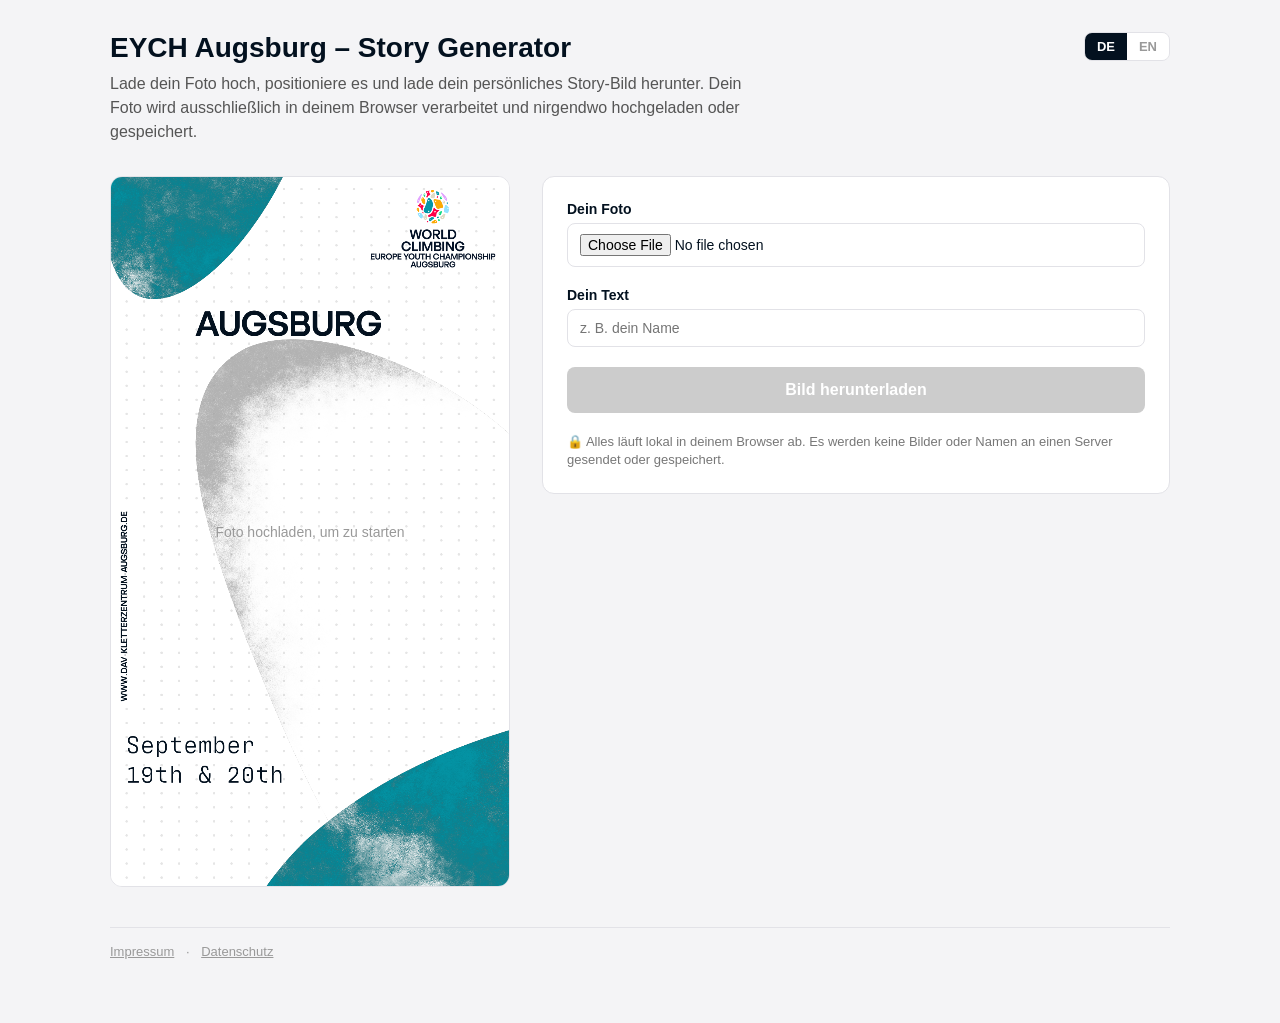
<file: index.html>
<!DOCTYPE html>
<html lang="de">
<head>
<meta charset="UTF-8">
<meta name="viewport" content="width=device-width, initial-scale=1.0">
<title>EYCH Augsburg – Dein Story-Bild</title>
<link rel="stylesheet" href="style.css">
</head>
<body>
  <div class="page">
    <div class="lang-switch" role="group" aria-label="Sprache / Language">
      <button type="button" class="lang-switch__btn" data-lang-btn="de" aria-pressed="true">DE</button>
      <button type="button" class="lang-switch__btn" data-lang-btn="en" aria-pressed="false">EN</button>
    </div>

    <header class="page__header">
      <h1 data-i18n="title">EYCH Augsburg – Story Generator</h1>
      <p data-i18n="intro">Lade dein Foto hoch, positioniere es und lade dein persönliches Story-Bild herunter. Dein Foto wird ausschließlich in deinem Browser verarbeitet und nirgendwo hochgeladen oder gespeichert.</p>
    </header>

    <main class="layout">
      <section class="editor">
        <div class="stage" id="stage">
          <canvas id="previewCanvas" width="1080" height="1920"></canvas>
          <div class="stage__hint" id="stageHint" data-i18n="stageHint">Foto hochladen, um zu starten</div>
        </div>

        <div class="controls" id="photoControls" hidden>
          <label class="control">
            <span data-i18n="zoom">Zoom</span>
            <input type="range" id="zoomRange" min="1" max="3" step="0.01" value="1">
          </label>
          <p class="hint" data-i18n="dragHint">Tipp: Foto mit der Maus ziehen (am Handy: mit zwei Fingern), um den Ausschnitt anzupassen. Mit einem Finger kannst du die Seite ganz normal weiterscrollen.</p>
        </div>
      </section>

      <section class="form">
        <label class="field">
          <span data-i18n="photoLabel">Dein Foto</span>
          <input type="file" id="photoInput" accept="image/*">
        </label>

        <label class="field">
          <span data-i18n="textLabel">Dein Text</span>
          <input type="text" id="nameInput" maxlength="40" data-i18n-placeholder="textPlaceholder" placeholder="z. B. dein Name">
        </label>

        <button id="downloadBtn" class="button" disabled data-i18n="downloadBtn">Bild herunterladen</button>
        <p class="app-browser-note" id="appBrowserNote" data-i18n="appBrowserNote" hidden>⚠️ Der Download funktioniert im Instagram-Browser leider nicht. Tippe oben rechts auf ⋯ und wähle „Im Browser öffnen".</p>
        <p class="privacy-note" data-i18n="privacyNote">🔒 Alles läuft lokal in deinem Browser ab. Es werden keine Bilder oder Namen an einen Server gesendet oder gespeichert.</p>
      </section>
    </main>

    <footer class="page__footer">
      <a href="impressum.html">Impressum</a>
      <span aria-hidden="true">·</span>
      <a href="datenschutz.html">Datenschutz</a>
    </footer>
  </div>

  <script src="app.js"></script>
</body>
</html>
</file>
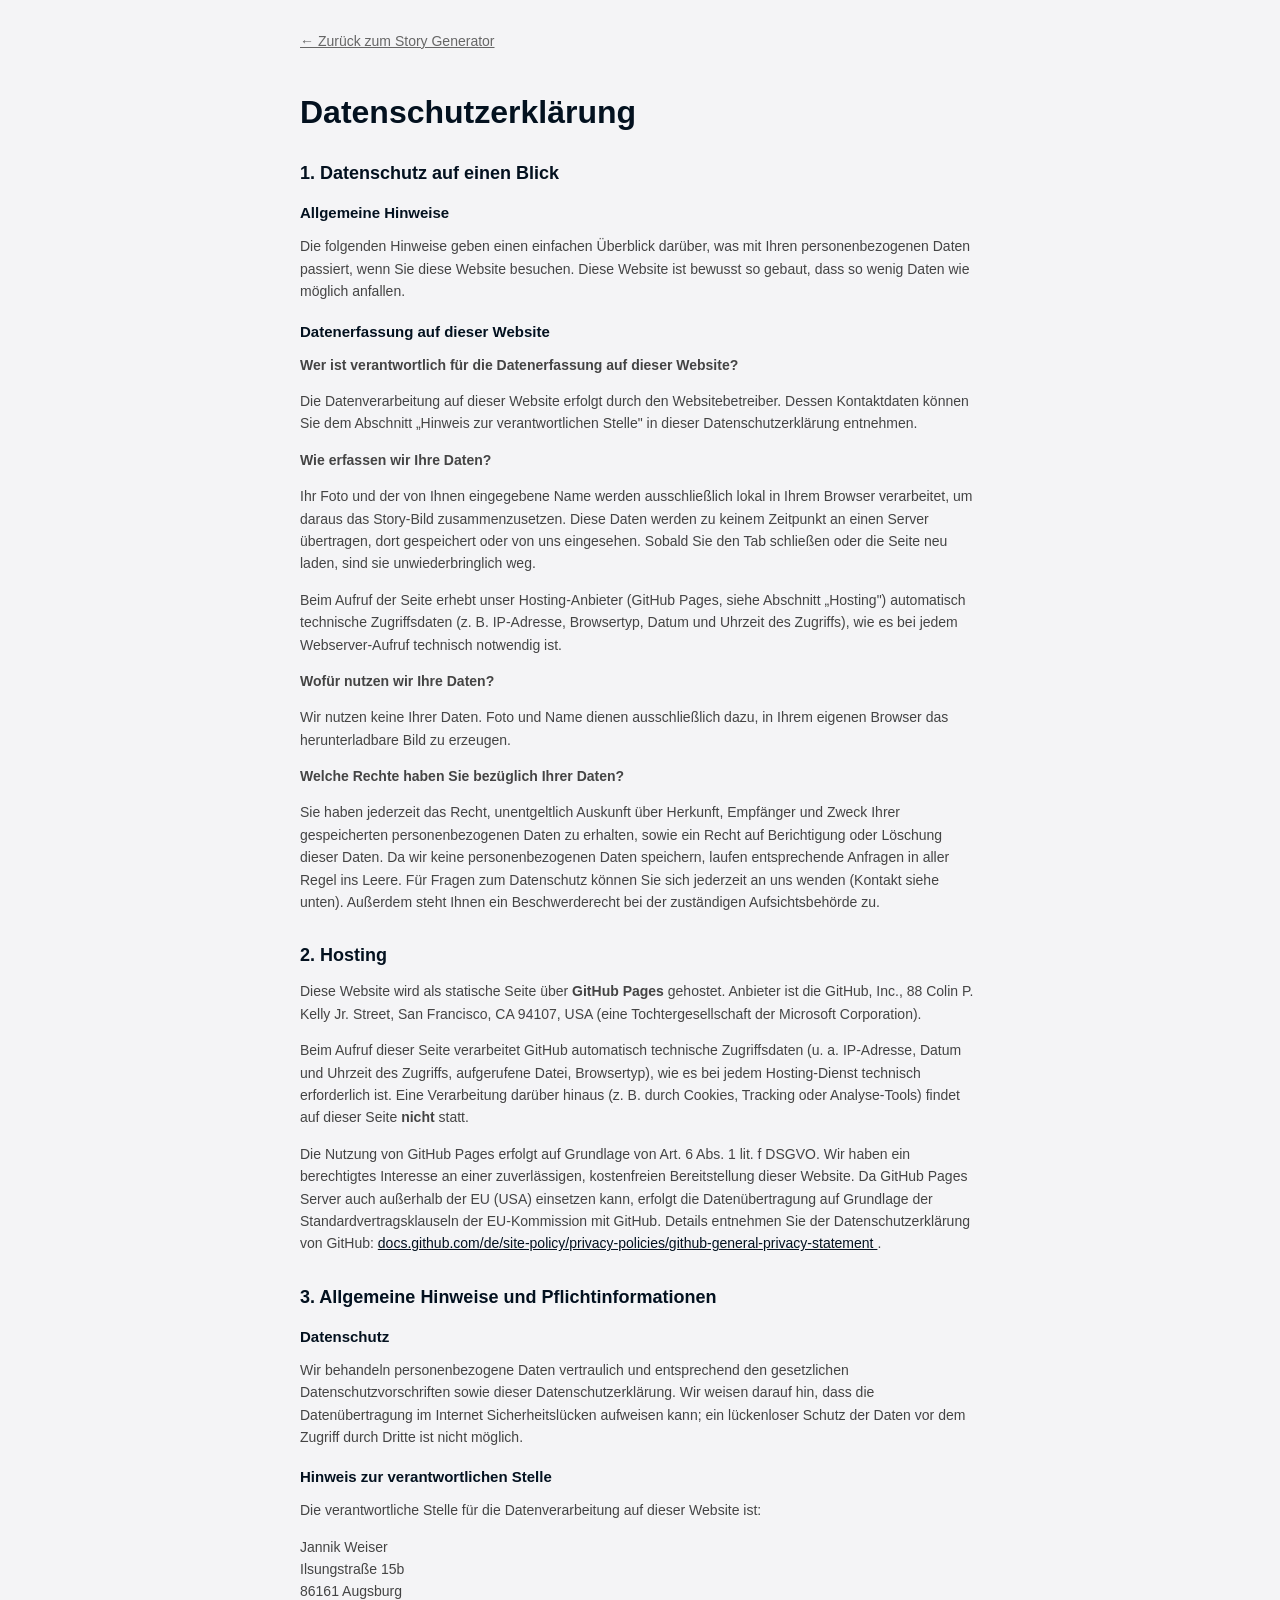
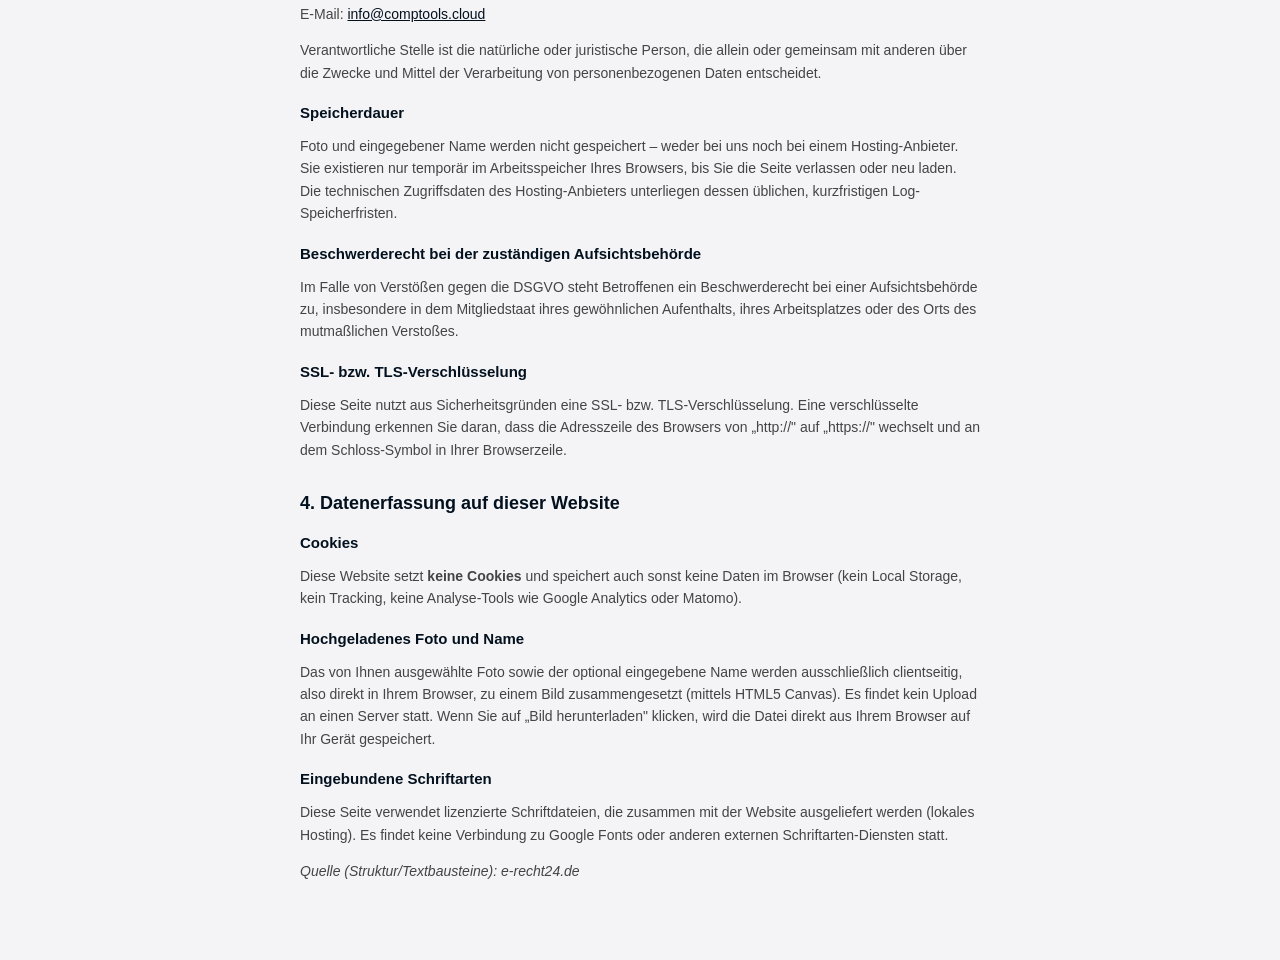
<file: datenschutz.html>
<!DOCTYPE html>
<html lang="de">
<head>
<meta charset="UTF-8">
<meta name="viewport" content="width=device-width, initial-scale=1.0">
<title>Datenschutzerklärung – EYCH Augsburg Story Generator</title>
<link rel="stylesheet" href="style.css">
</head>
<body>
  <div class="page legal">
    <a class="back-link" href="index.html">← Zurück zum Story Generator</a>
    <h1>Datenschutzerklärung</h1>

    <h2>1. Datenschutz auf einen Blick</h2>
    <h3>Allgemeine Hinweise</h3>
    <p>
      Die folgenden Hinweise geben einen einfachen Überblick darüber, was mit Ihren
      personenbezogenen Daten passiert, wenn Sie diese Website besuchen. Diese Website ist
      bewusst so gebaut, dass so wenig Daten wie möglich anfallen.
    </p>

    <h3>Datenerfassung auf dieser Website</h3>
    <p><strong>Wer ist verantwortlich für die Datenerfassung auf dieser Website?</strong></p>
    <p>
      Die Datenverarbeitung auf dieser Website erfolgt durch den Websitebetreiber. Dessen
      Kontaktdaten können Sie dem Abschnitt „Hinweis zur verantwortlichen Stelle" in dieser
      Datenschutzerklärung entnehmen.
    </p>

    <p><strong>Wie erfassen wir Ihre Daten?</strong></p>
    <p>
      Ihr Foto und der von Ihnen eingegebene Name werden ausschließlich lokal in Ihrem
      Browser verarbeitet, um daraus das Story-Bild zusammenzusetzen. Diese Daten werden zu
      keinem Zeitpunkt an einen Server übertragen, dort gespeichert oder von uns eingesehen.
      Sobald Sie den Tab schließen oder die Seite neu laden, sind sie unwiederbringlich weg.
    </p>
    <p>
      Beim Aufruf der Seite erhebt unser Hosting-Anbieter (GitHub Pages, siehe Abschnitt
      „Hosting") automatisch technische Zugriffsdaten (z. B. IP-Adresse, Browsertyp, Datum
      und Uhrzeit des Zugriffs), wie es bei jedem Webserver-Aufruf technisch notwendig ist.
    </p>

    <p><strong>Wofür nutzen wir Ihre Daten?</strong></p>
    <p>
      Wir nutzen keine Ihrer Daten. Foto und Name dienen ausschließlich dazu, in Ihrem
      eigenen Browser das herunterladbare Bild zu erzeugen.
    </p>

    <p><strong>Welche Rechte haben Sie bezüglich Ihrer Daten?</strong></p>
    <p>
      Sie haben jederzeit das Recht, unentgeltlich Auskunft über Herkunft, Empfänger und
      Zweck Ihrer gespeicherten personenbezogenen Daten zu erhalten, sowie ein Recht auf
      Berichtigung oder Löschung dieser Daten. Da wir keine personenbezogenen Daten
      speichern, laufen entsprechende Anfragen in aller Regel ins Leere. Für Fragen zum
      Datenschutz können Sie sich jederzeit an uns wenden (Kontakt siehe unten). Außerdem
      steht Ihnen ein Beschwerderecht bei der zuständigen Aufsichtsbehörde zu.
    </p>

    <h2>2. Hosting</h2>
    <p>
      Diese Website wird als statische Seite über <strong>GitHub Pages</strong> gehostet.
      Anbieter ist die GitHub, Inc., 88 Colin P. Kelly Jr. Street, San Francisco, CA 94107,
      USA (eine Tochtergesellschaft der Microsoft Corporation).
    </p>
    <p>
      Beim Aufruf dieser Seite verarbeitet GitHub automatisch technische Zugriffsdaten
      (u. a. IP-Adresse, Datum und Uhrzeit des Zugriffs, aufgerufene Datei, Browsertyp), wie
      es bei jedem Hosting-Dienst technisch erforderlich ist. Eine Verarbeitung darüber
      hinaus (z. B. durch Cookies, Tracking oder Analyse-Tools) findet auf dieser Seite
      <strong>nicht</strong> statt.
    </p>
    <p>
      Die Nutzung von GitHub Pages erfolgt auf Grundlage von Art. 6 Abs. 1 lit. f DSGVO. Wir
      haben ein berechtigtes Interesse an einer zuverlässigen, kostenfreien Bereitstellung
      dieser Website. Da GitHub Pages Server auch außerhalb der EU (USA) einsetzen kann,
      erfolgt die Datenübertragung auf Grundlage der Standardvertragsklauseln der
      EU-Kommission mit GitHub. Details entnehmen Sie der Datenschutzerklärung von GitHub:
      <a href="https://docs.github.com/de/site-policy/privacy-policies/github-general-privacy-statement" target="_blank" rel="noopener">
        docs.github.com/de/site-policy/privacy-policies/github-general-privacy-statement
      </a>.
    </p>

    <h2>3. Allgemeine Hinweise und Pflichtinformationen</h2>
    <h3>Datenschutz</h3>
    <p>
      Wir behandeln personenbezogene Daten vertraulich und entsprechend den gesetzlichen
      Datenschutzvorschriften sowie dieser Datenschutzerklärung. Wir weisen darauf hin, dass
      die Datenübertragung im Internet Sicherheitslücken aufweisen kann; ein lückenloser
      Schutz der Daten vor dem Zugriff durch Dritte ist nicht möglich.
    </p>

    <h3>Hinweis zur verantwortlichen Stelle</h3>
    <p>
      Die verantwortliche Stelle für die Datenverarbeitung auf dieser Website ist:
    </p>
    <p>
      Jannik Weiser<br>
      Ilsungstraße 15b<br>
      86161 Augsburg<br>
      E-Mail: <a href="mailto:info@comptools.cloud">info@comptools.cloud</a>
    </p>
    <p>
      Verantwortliche Stelle ist die natürliche oder juristische Person, die allein oder
      gemeinsam mit anderen über die Zwecke und Mittel der Verarbeitung von
      personenbezogenen Daten entscheidet.
    </p>

    <h3>Speicherdauer</h3>
    <p>
      Foto und eingegebener Name werden nicht gespeichert – weder bei uns noch bei einem
      Hosting-Anbieter. Sie existieren nur temporär im Arbeitsspeicher Ihres Browsers, bis
      Sie die Seite verlassen oder neu laden. Die technischen Zugriffsdaten des
      Hosting-Anbieters unterliegen dessen üblichen, kurzfristigen Log-Speicherfristen.
    </p>

    <h3>Beschwerderecht bei der zuständigen Aufsichtsbehörde</h3>
    <p>
      Im Falle von Verstößen gegen die DSGVO steht Betroffenen ein Beschwerderecht bei einer
      Aufsichtsbehörde zu, insbesondere in dem Mitgliedstaat ihres gewöhnlichen Aufenthalts,
      ihres Arbeitsplatzes oder des Orts des mutmaßlichen Verstoßes.
    </p>

    <h3>SSL- bzw. TLS-Verschlüsselung</h3>
    <p>
      Diese Seite nutzt aus Sicherheitsgründen eine SSL- bzw. TLS-Verschlüsselung. Eine
      verschlüsselte Verbindung erkennen Sie daran, dass die Adresszeile des Browsers von
      „http://" auf „https://" wechselt und an dem Schloss-Symbol in Ihrer Browserzeile.
    </p>

    <h2>4. Datenerfassung auf dieser Website</h2>
    <h3>Cookies</h3>
    <p>
      Diese Website setzt <strong>keine Cookies</strong> und speichert auch sonst keine
      Daten im Browser (kein Local Storage, kein Tracking, keine Analyse-Tools wie Google
      Analytics oder Matomo).
    </p>

    <h3>Hochgeladenes Foto und Name</h3>
    <p>
      Das von Ihnen ausgewählte Foto sowie der optional eingegebene Name werden
      ausschließlich clientseitig, also direkt in Ihrem Browser, zu einem Bild
      zusammengesetzt (mittels HTML5 Canvas). Es findet kein Upload an einen Server statt.
      Wenn Sie auf „Bild herunterladen" klicken, wird die Datei direkt aus Ihrem Browser auf
      Ihr Gerät gespeichert.
    </p>

    <h3>Eingebundene Schriftarten</h3>
    <p>
      Diese Seite verwendet lizenzierte Schriftdateien, die zusammen mit der Website
      ausgeliefert werden (lokales Hosting). Es findet keine Verbindung zu Google Fonts oder
      anderen externen Schriftarten-Diensten statt.
    </p>

    <p><em>Quelle (Struktur/Textbausteine): e-recht24.de</em></p>
  </div>
</body>
</html>
</file>
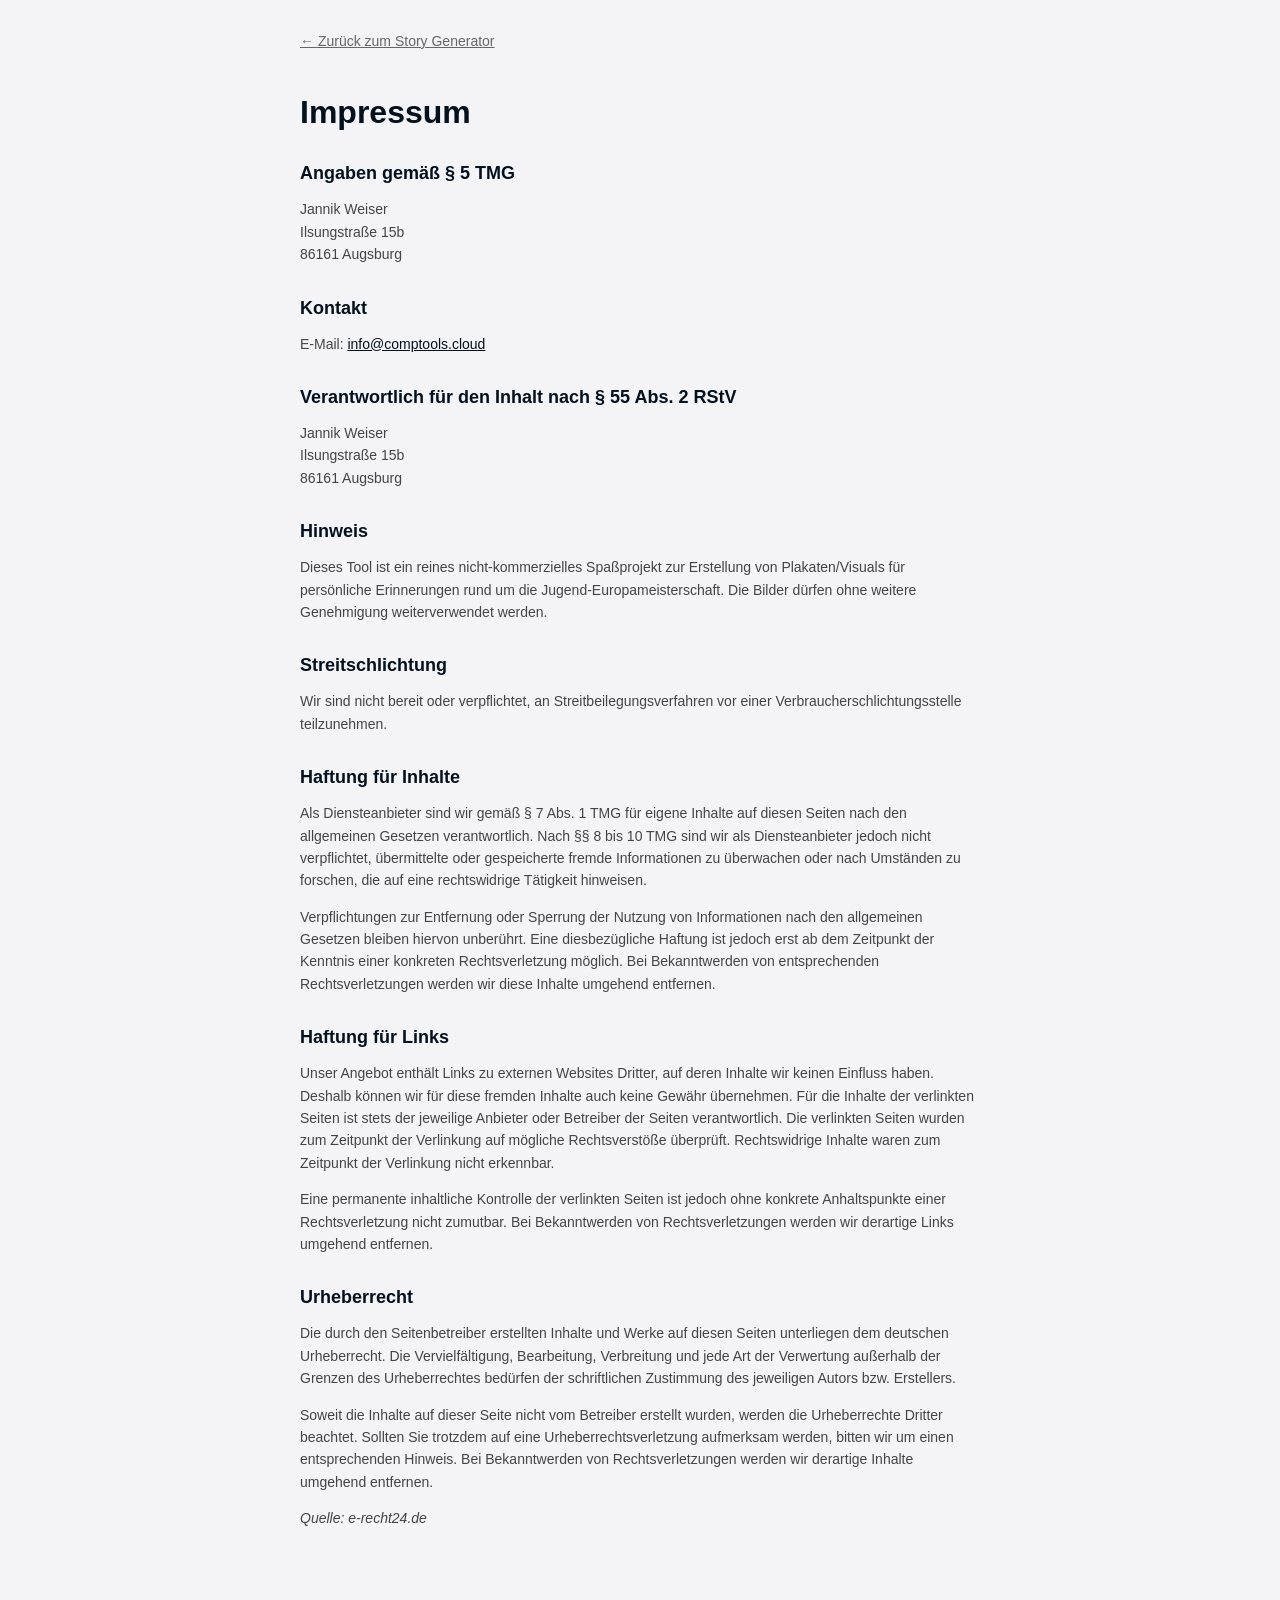
<file: impressum.html>
<!DOCTYPE html>
<html lang="de">
<head>
<meta charset="UTF-8">
<meta name="viewport" content="width=device-width, initial-scale=1.0">
<title>Impressum – EYCH Augsburg Story Generator</title>
<link rel="stylesheet" href="style.css">
</head>
<body>
  <div class="page legal">
    <a class="back-link" href="index.html">← Zurück zum Story Generator</a>
    <h1>Impressum</h1>

    <h2>Angaben gemäß § 5 TMG</h2>
    <p>
      Jannik Weiser<br>
      Ilsungstraße 15b<br>
      86161 Augsburg
    </p>

    <h2>Kontakt</h2>
    <p>
      E-Mail: <a href="mailto:info@comptools.cloud">info@comptools.cloud</a>
    </p>

    <h2>Verantwortlich für den Inhalt nach § 55 Abs. 2 RStV</h2>
    <p>
      Jannik Weiser<br>
      Ilsungstraße 15b<br>
      86161 Augsburg
    </p>

    <h2>Hinweis</h2>
    <p>
      Dieses Tool ist ein reines nicht-kommerzielles Spaßprojekt zur Erstellung von
      Plakaten/Visuals für persönliche Erinnerungen rund um die Jugend-Europameisterschaft.
      Die Bilder dürfen ohne weitere Genehmigung weiterverwendet werden.
    </p>

    <h2>Streitschlichtung</h2>
    <p>
      Wir sind nicht bereit oder verpflichtet, an Streitbeilegungsverfahren vor einer
      Verbraucherschlichtungsstelle teilzunehmen.
    </p>

    <h2>Haftung für Inhalte</h2>
    <p>
      Als Diensteanbieter sind wir gemäß § 7 Abs. 1 TMG für eigene Inhalte auf diesen Seiten
      nach den allgemeinen Gesetzen verantwortlich. Nach §§ 8 bis 10 TMG sind wir als
      Diensteanbieter jedoch nicht verpflichtet, übermittelte oder gespeicherte fremde
      Informationen zu überwachen oder nach Umständen zu forschen, die auf eine rechtswidrige
      Tätigkeit hinweisen.
    </p>
    <p>
      Verpflichtungen zur Entfernung oder Sperrung der Nutzung von Informationen nach den
      allgemeinen Gesetzen bleiben hiervon unberührt. Eine diesbezügliche Haftung ist jedoch
      erst ab dem Zeitpunkt der Kenntnis einer konkreten Rechtsverletzung möglich. Bei
      Bekanntwerden von entsprechenden Rechtsverletzungen werden wir diese Inhalte umgehend
      entfernen.
    </p>

    <h2>Haftung für Links</h2>
    <p>
      Unser Angebot enthält Links zu externen Websites Dritter, auf deren Inhalte wir keinen
      Einfluss haben. Deshalb können wir für diese fremden Inhalte auch keine Gewähr
      übernehmen. Für die Inhalte der verlinkten Seiten ist stets der jeweilige Anbieter oder
      Betreiber der Seiten verantwortlich. Die verlinkten Seiten wurden zum Zeitpunkt der
      Verlinkung auf mögliche Rechtsverstöße überprüft. Rechtswidrige Inhalte waren zum
      Zeitpunkt der Verlinkung nicht erkennbar.
    </p>
    <p>
      Eine permanente inhaltliche Kontrolle der verlinkten Seiten ist jedoch ohne konkrete
      Anhaltspunkte einer Rechtsverletzung nicht zumutbar. Bei Bekanntwerden von
      Rechtsverletzungen werden wir derartige Links umgehend entfernen.
    </p>

    <h2>Urheberrecht</h2>
    <p>
      Die durch den Seitenbetreiber erstellten Inhalte und Werke auf diesen Seiten
      unterliegen dem deutschen Urheberrecht. Die Vervielfältigung, Bearbeitung, Verbreitung
      und jede Art der Verwertung außerhalb der Grenzen des Urheberrechtes bedürfen der
      schriftlichen Zustimmung des jeweiligen Autors bzw. Erstellers.
    </p>
    <p>
      Soweit die Inhalte auf dieser Seite nicht vom Betreiber erstellt wurden, werden die
      Urheberrechte Dritter beachtet. Sollten Sie trotzdem auf eine Urheberrechtsverletzung
      aufmerksam werden, bitten wir um einen entsprechenden Hinweis. Bei Bekanntwerden von
      Rechtsverletzungen werden wir derartige Inhalte umgehend entfernen.
    </p>

    <p><em>Quelle: e-recht24.de</em></p>
  </div>
</body>
</html>
</file>
<file: style.css>
@font-face {
  font-family: "WorldClimbingBold";
  src: url("assets/fonts/WorldClimbing-Bold.otf") format("opentype");
  font-weight: 700;
  font-display: swap;
}

@font-face {
  font-family: "AntarcticanMono";
  src: url("assets/fonts/AntarcticanMono-Book.ttf") format("truetype");
  font-weight: 400;
  font-display: swap;
}

:root {
  --ink: #03111f;
  --pink: #ec0c8c;
  --bg: #f4f4f6;
  --card: #ffffff;
  --border: #e2e2e7;
}

* { box-sizing: border-box; }

body {
  margin: 0;
  background: var(--bg);
  color: var(--ink);
  font-family: -apple-system, BlinkMacSystemFont, "Segoe UI", Roboto, sans-serif;
}

.page {
  max-width: 1100px;
  margin: 0 auto;
  padding: 32px 20px 64px;
  position: relative;
}

.lang-switch {
  position: absolute;
  top: 32px;
  right: 20px;
  display: inline-flex;
  border: 1px solid var(--border);
  border-radius: 8px;
  overflow: hidden;
}

.lang-switch__btn {
  font: inherit;
  font-size: 13px;
  font-weight: 600;
  border: none;
  background: var(--card);
  color: #999;
  padding: 6px 12px;
  cursor: pointer;
}

.lang-switch__btn[aria-pressed="true"] {
  background: var(--ink);
  color: #fff;
}

@media (max-width: 480px) {
  .lang-switch {
    position: static;
    display: flex;
    justify-content: flex-end;
    margin-bottom: 16px;
  }
}

.page__header h1 {
  font-size: 28px;
  margin: 0 0 8px;
}

.page__header p {
  margin: 0 0 32px;
  color: #555;
  max-width: 640px;
  line-height: 1.5;
}

.layout {
  display: grid;
  grid-template-columns: minmax(260px, 400px) 1fr;
  gap: 32px;
  align-items: start;
}

@media (max-width: 720px) {
  .layout {
    grid-template-columns: 1fr;
  }
}

.editor {
  display: flex;
  flex-direction: column;
  gap: 16px;
}

.stage {
  position: relative;
  width: 100%;
  aspect-ratio: 1080 / 1920;
  background: var(--card);
  border: 1px solid var(--border);
  border-radius: 12px;
  overflow: hidden;
  touch-action: pan-y;
  cursor: grab;
}

.stage:active {
  cursor: grabbing;
}

.stage canvas {
  width: 100%;
  height: 100%;
  display: block;
}

.stage__hint {
  position: absolute;
  inset: 0;
  display: flex;
  align-items: center;
  justify-content: center;
  text-align: center;
  padding: 24px;
  color: #999;
  font-size: 14px;
  pointer-events: none;
}

.controls {
  background: var(--card);
  border: 1px solid var(--border);
  border-radius: 12px;
  padding: 16px;
}

.control {
  display: flex;
  align-items: center;
  gap: 12px;
  font-size: 14px;
}

.control input[type="range"] {
  flex: 1;
}

.hint {
  margin: 12px 0 0;
  font-size: 13px;
  color: #777;
}

.form {
  background: var(--card);
  border: 1px solid var(--border);
  border-radius: 12px;
  padding: 24px;
  display: flex;
  flex-direction: column;
  gap: 20px;
  height: fit-content;
}

.field {
  display: flex;
  flex-direction: column;
  gap: 6px;
  font-size: 14px;
  font-weight: 600;
}

.field input {
  font: inherit;
  font-weight: 400;
  padding: 10px 12px;
  border: 1px solid var(--border);
  border-radius: 8px;
}

.button {
  background: var(--pink);
  color: white;
  border: none;
  border-radius: 8px;
  padding: 14px 20px;
  font-size: 16px;
  font-weight: 600;
  cursor: pointer;
}

.button:disabled {
  background: #ccc;
  cursor: not-allowed;
}

.privacy-note {
  margin: 0;
  font-size: 13px;
  color: #777;
  line-height: 1.4;
}

.app-browser-note {
  margin: 0;
  font-size: 13px;
  color: #92400e;
  background: #fff7ed;
  border: 1px solid #fed7aa;
  border-radius: 8px;
  padding: 10px 12px;
  line-height: 1.4;
}

.page__footer {
  margin-top: 40px;
  padding-top: 16px;
  border-top: 1px solid var(--border);
  font-size: 13px;
  color: #999;
}

.page__footer a {
  color: #999;
  text-decoration: underline;
}

.page__footer a:hover {
  color: #666;
}

.page__footer span {
  margin: 0 8px;
}

/* Impressum / Datenschutz */
.legal {
  max-width: 720px;
}

.legal a {
  color: var(--ink);
}

.legal h2 {
  font-size: 18px;
  margin: 32px 0 8px;
}

.legal h3 {
  font-size: 15px;
  margin: 20px 0 6px;
}

.legal p, .legal li {
  color: #444;
  line-height: 1.6;
  font-size: 14px;
}

.legal .back-link {
  display: inline-block;
  margin-bottom: 24px;
  font-size: 14px;
  color: #666;
}
</file>
